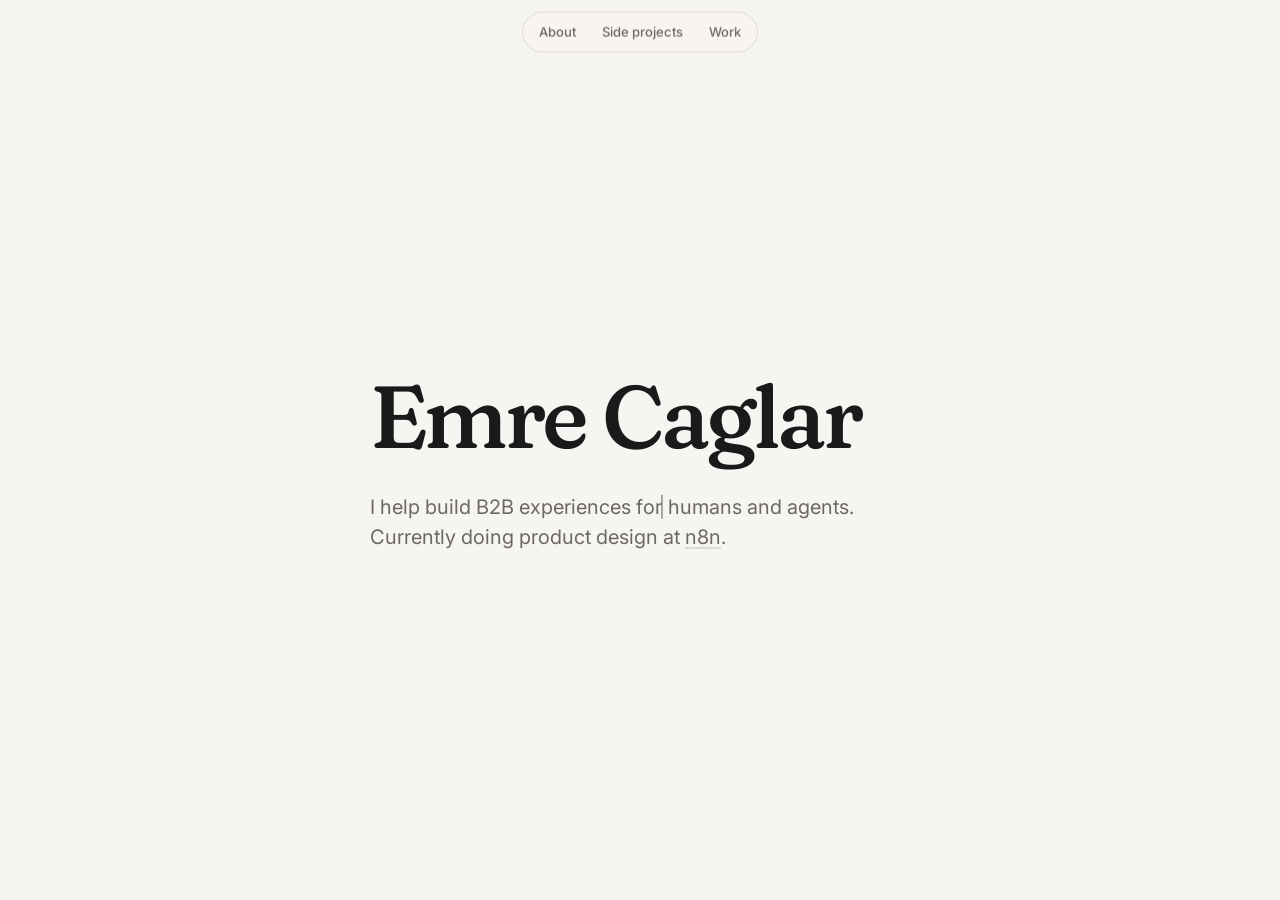
<file: index.html>
<!DOCTYPE html>
<html lang="en">
<head>
  <meta charset="UTF-8">
  <meta name="viewport" content="width=device-width, initial-scale=1.0">

  <!-- EDIT: Your name and tagline -->
  <title>Emre Caglar</title>
  <meta name="description" content="Emre Caglar is a product designer at n8n, working on how people come to trust AI agents. Side projects and selected work.">
  <link rel="canonical" href="https://emrecaglarid.github.io/">
  <meta name="google-site-verification" content="dGBXxyGGq94yPuY1Iz9T0yvQWejcNF7ssmIRCeNVmBU">

  <meta property="og:title" content="Emre Caglar, Product Designer">
  <meta property="og:description" content="Product designer at n8n, working on AI trust and agentic automation.">
  <meta property="og:type" content="website">
  <meta property="og:url" content="https://emrecaglarid.github.io/">
  <meta property="og:image" content="https://emrecaglarid.github.io/assets/images/og.jpg">
  <meta property="og:image:width" content="1200">
  <meta property="og:image:height" content="630">
  <meta name="twitter:card" content="summary_large_image">

  <link rel="preconnect" href="https://fonts.googleapis.com">
  <link rel="preconnect" href="https://fonts.gstatic.com" crossorigin>
  <link href="https://fonts.googleapis.com/css2?family=Inter:ital,opsz,wght@0,14..32,300..700;1,14..32,300..700&display=swap" rel="stylesheet">

  <link rel="icon" href="assets/favicon.svg" type="image/svg+xml">
  <link rel="stylesheet" href="assets/style.css">
</head>
<body class="snap-page locked">
<script>if(sessionStorage.getItem('portfolioUnlocked')==='1'){document.body.classList.replace('locked','unlocked');}</script>

  <!-- ─────────────────────────────────────── -->
  <!--  NAV, sits outside scroll container   -->
  <!-- ─────────────────────────────────────── -->
  <nav id="nav">
    <div class="nav-inner">
      <!-- EDIT: Your name, hidden on hero, fades in as you scroll -->
      <a href="#snap-hero" class="nav-name">Emre Caglar</a>
      <div class="nav-links" aria-label="Sections">
        <a href="#snap-about" data-group="about">About</a>
        <a href="#snap-side" data-group="side">Side projects</a>
        <a href="#snap-work" data-group="work">Work</a>
      </div>
    </div>
  </nav>


  <!-- ─────────────────────────────────────── -->
  <!--  SCROLL CONTAINER                      -->
  <!--  Desktop: full-page snap scroll        -->
  <!--  Mobile: normal document flow          -->
  <!-- ─────────────────────────────────────── -->
  <div class="scroll-container" id="scrollContainer">


    <!-- ══ SLIDE 1: HERO ══ -->
    <section class="snap-section snap-hero" id="snap-hero">
      <div class="container">
        <!-- EDIT: Your title / current context -->
        <p class="hero-intro"></p>
        <!-- EDIT: Your name -->
        <h1 class="hero-name">Emre Caglar</h1>
        <!-- EDIT: One sentence that captures what you do and care about -->
        <p class="hero-tagline">
          I help build B2B experiences <span id="heroSwap">for</span><span class="hero-cursor">|</span>humans and agents.
          Currently doing product design at <a href="https://n8n.io" class="hero-link">n8n</a>.
        </p>
      </div>
    </section>


    <!-- ══ SLIDE 2: ABOUT ══ -->
    <section class="snap-section snap-about" id="snap-about">
      <div class="container">
        <div class="about-grid">

          <div class="about-photo">
            <img src="assets/images/photo.jpg" alt="Your Name">
          </div>

          <div class="about-content">
            <div class="about-bio">
              <p>
                I'm a product designer at n8n, working on how people come to trust AI agents.
                That means making agent evaluations something anyone can run, not just ML
                engineers, and designing how people stay in control of agents that automate work
                across the tools they use.
              </p>
              <p>
                Before n8n, I spent five years designing enterprise products at Supermetrics.
                I joined as the second designer and grew into a principal IC, leading and coaching
                designers on the company's most complex product surface and designing data
                workflows for marketers and analysts at scale.
              </p>
              <p>
                My background is in design research. I completed a PhD on design fiction, exploring
                how narrative theory applies to world-building in real design processes, and continued
                at Aalto University as a visiting researcher.
              </p>
              <p>Based in Helsinki.</p>
            </div>

            <div class="about-links">
              <a href="mailto:caglaremre@gmail.com">Email</a>
              <a href="https://linkedin.com/in/emre-caglar/" target="_blank" rel="noopener">LinkedIn</a>
              <a href="https://github.com/emrecaglarid" target="_blank" rel="noopener">GitHub</a>
            </div>

          </div>

        </div>
      </div>
    </section>


    <!-- ══ SIDE PROJECTS ══ -->
    <!-- One slide per project, laid out like the work slides -->
    <section class="snap-section snap-side" id="snap-side">
      <div class="fp-project">

        <div class="fp-text">
          <h2 class="fp-title">
            <a href="https://github.com/emrecaglarid/nanopress" target="_blank" rel="noopener">nanopress</a>
          </h2>
          <p class="fp-teaser">
            A tiling window manager for the rest of us. It keeps your Mac's windows in order with
            no shortcuts to learn: drag a window onto a clear target, or arrange them all from a
            minimap in the menu bar.
          </p>
          <div class="side-install">
            <code>brew install --cask emrecaglarid/tap/nanopress</code>
            <button type="button" class="side-copy" data-copy="brew install --cask emrecaglarid/tap/nanopress" aria-label="Copy the install command">Copy</button>
          </div>
          <a href="https://github.com/emrecaglarid/nanopress" class="fp-link" target="_blank" rel="noopener">View on GitHub →</a>
        </div>

        <div class="fp-image fp-image--video">
          <video autoplay muted loop playsinline preload="metadata"
                 poster="assets/images/nanopress-poster.jpg"
                 aria-label="A tour of nanopress: dragging windows into place, stack tabs, the menu bar minimap, auto-arrange, and spacing and background settings">
            <source src="assets/videos/nanopress/tour.mp4" type="video/mp4">
          </video>
        </div>

      </div>
    </section>


    <!-- ══ SLIDE 3: PASSWORD GATE ══ -->
    <section class="snap-section snap-password" id="snap-password">
      <div class="fp-project">
        <div class="fp-text">
          <h2 class="fp-title">Selected work</h2>
          <p class="fp-teaser">The case studies are behind a password. Enter it to read them.</p>
          <form class="password-form" id="passwordForm" autocomplete="off">
            <input type="password" id="passwordInput" placeholder="Password" aria-label="Password" autocomplete="current-password" spellcheck="false">
            <button type="submit" aria-label="Submit">→</button>
          </form>
          <p class="password-error" id="passwordError" role="status">Incorrect password.</p>
        </div>
      </div>
    </section>


    <!-- ══ SLIDE 3: PROJECT 1 ══ -->
    <!-- EDIT: Update all project details -->
    <section class="snap-section snap-project" id="snap-work">
      <div class="fp-project">

        <!-- Text: left on desktop, below image on mobile -->
        <div class="fp-text">
          <p class="fp-eyebrow">01</p>
          <h2 class="fp-title">
            <a href="work/data-activation.html">Data Activation</a>
          </h2>
          <p class="fp-teaser">
            Designing the integration layer after a major acquisition, aligning two product teams
            and shipping a unified experience at scale.
          </p>
          <dl class="meta-table meta-table--compact">
            <div><dt>Role</dt><dd>Principal Designer</dd></div>
            <div><dt>Year</dt><dd>2025–present</dd></div>
          </dl>
          <a href="work/data-activation.html" class="fp-link">View case study →</a>
        </div>

        <!-- Image: right on desktop, above text on mobile -->
        <div class="fp-image">
          <a href="work/data-activation.html">
            <!-- EDIT: Add your cover image to assets/images/ -->
            <img src="assets/images/cover-project-one.png" alt="Project Name">
          </a>
        </div>

      </div>
    </section>


    <!-- ══ SLIDE 3: OTHER WORK ══ -->
    <section class="snap-section snap-project" id="snap-project-2">
      <div class="fp-project">

        <div class="fp-text">
          <p class="fp-eyebrow">02</p>
          <h2 class="fp-title">
            <a href="work/other.html">AI-Native Design Tooling</a>
          </h2>
          <p class="fp-teaser">
            Tools I built to close gaps in the AI-assisted design workflow:
            structured prototype feedback and agentic UX experimentation.
          </p>
          <dl class="meta-table meta-table--compact">
            <div><dt>Role</dt><dd>Designer · Builder</dd></div>
            <div><dt>Year</dt><dd>2025–present</dd></div>
          </dl>
          <a href="work/other.html" class="fp-link">View →</a>
        </div>

        <div class="fp-image">
          <a href="work/other.html">
            <img src="assets/images/cover-buyzar.png" alt="Other Work">
          </a>
        </div>

      </div>
    </section>


    <!-- ══ SLIDE 4: DATA JOURNEY ══ -->
    <section class="snap-section snap-project" id="snap-project-3">
      <div class="fp-project">

        <div class="fp-text">
          <p class="fp-eyebrow">03</p>
          <h2 class="fp-title">
            <a href="work/data-journey.html">Building the Data Journey</a>
          </h2>
          <p class="fp-teaser">
            Five consecutive initiatives (Data Blending, CDI, DWH self-serve, Storage)
            that took the Supermetrics Hub from €0 to ~€12M ARR.
          </p>
          <dl class="meta-table meta-table--compact">
            <div><dt>Role</dt><dd>Lead Designer</dd></div>
            <div><dt>Year</dt><dd>2021–2025</dd></div>
          </dl>
          <span class="fp-link" style="color: var(--text-muted);">Work in progress</span>
        </div>

        <div class="fp-image">
            <img src="assets/images/cover-project-two.png" alt="Building the Data Journey">
        </div>

      </div>
    </section>


    <!-- ══ SLIDE 5: STORYWORLDS ══ -->
    <section class="snap-section snap-project" id="snap-project-4">
      <div class="fp-project">

        <div class="fp-text">
          <p class="fp-eyebrow">04</p>
          <h2 class="fp-title">
            <a href="work/storyworlds.html">Designing for Storyworlds</a>
          </h2>
          <p class="fp-teaser">
            PhD research building a world-building toolkit for foresight exercises
            about disruptive technologies, action research at the edge of design fiction.
          </p>
          <dl class="meta-table meta-table--compact">
            <div><dt>Role</dt><dd>Researcher</dd></div>
            <div><dt>Year</dt><dd>2015–2021</dd></div>
          </dl>
          <span class="fp-link" style="color: var(--text-muted);">Work in progress</span>
        </div>

        <div class="fp-image">
            <img src="assets/images/cover-phd.png" alt="Designing for Storyworlds">
        </div>

      </div>
    </section>

  </div><!-- /scroll-container -->




  <script>
    // ── Password hash (SHA-256) ──────────────────────────────────────────
    // Default is SHA-256 of "password". To set your own, open DevTools and run:
    // crypto.subtle.digest('SHA-256',new TextEncoder().encode('yourpassword')).then(b=>console.log([...new Uint8Array(b)].map(x=>x.toString(16).padStart(2,'0')).join('')))
    const PASSWORD_HASH = 'caf6c88df18d111f3af895edebcdd338da70de0b6ceff36be0431f935cb3bb84';

    // ── Core references ─────────────────────────────────────────────────
    const scrollEl  = document.getElementById('scrollContainer');
    const mainNav   = document.getElementById('nav');
    const heroEl    = document.getElementById('snap-hero');
    const isDesktop = () => window.innerWidth >= 1024;

    // Sections are queried dynamically so locked/unlocked visibility is respected
    function getActiveSections() {
      return Array.from(document.querySelectorAll('.snap-section'))
        .filter(el => getComputedStyle(el).display !== 'none');
    }

    // ── Nav links: which one is current, and name visibility (desktop) ──
    const navLinks = Array.from(document.querySelectorAll('.nav-links a'));
    function groupOf(section) {
      if (section.id === 'snap-about') return 'about';
      if (section.id === 'snap-side') return 'side';
      if (section.id === 'snap-password' || section.classList.contains('snap-project')) return 'work';
      return null;
    }
    function updateActive() {
      const sections = getActiveSections();
      const mid = isDesktop()
        ? scrollEl.scrollTop + scrollEl.clientHeight / 2
        : window.scrollY + window.innerHeight / 2;
      let active = sections[0];
      sections.forEach(s => { if (s.offsetTop <= mid) active = s; });
      const group = groupOf(active);
      navLinks.forEach(link => {
        const on = link.dataset.group === group;
        link.classList.toggle('active', on);
        if (on) link.setAttribute('aria-current', 'true'); else link.removeAttribute('aria-current');
      });
      if (isDesktop()) mainNav.classList.toggle('past-hero', active !== sections[0]);
    }

    // ── Nav border + name visibility (mobile) ───────────────────────────
    function updateNavMobile() {
      if (isDesktop()) return;
      const threshold = heroEl.offsetHeight - 80;
      mainNav.classList.toggle('past-hero', window.scrollY > threshold);
      mainNav.classList.toggle('scrolled',  window.scrollY > 60);
    }

    // ── Nav border (desktop) ─────────────────────────────────────────────
    function updateNavDesktop() {
      if (!isDesktop()) return;
      mainNav.classList.toggle('scrolled', scrollEl.scrollTop > 60);
    }

    scrollEl.addEventListener('scroll', () => { updateNavDesktop(); updateActive(); }, { passive: true });
    window.addEventListener('scroll', () => { updateNavMobile(); updateActive(); }, { passive: true });

    // ── Nav link click: Work goes to the password or the first case study ─
    navLinks.forEach(link => {
      link.addEventListener('click', e => {
        e.preventDefault();
        let target = document.getElementById(link.getAttribute('href').slice(1));
        if (target && getComputedStyle(target).display === 'none') target = document.getElementById('snap-password');
        target?.scrollIntoView({ behavior: 'smooth' });
      });
    });

    // ── Anchor links → scroll inside container on desktop ───────────────
    document.querySelectorAll('a[href^="#"]:not(.nav-links a)').forEach(link => {
      link.addEventListener('click', e => {
        if (!isDesktop()) return;
        const target = document.getElementById(link.getAttribute('href').slice(1));
        if (target && scrollEl.contains(target)) {
          e.preventDefault();
          target.scrollIntoView({ behavior: 'smooth' });
        }
      });
    });

    // ── Side projects: copy buttons, and still video for reduced motion ──
    document.querySelectorAll('.side-copy').forEach(button => {
      button.addEventListener('click', async () => {
        try {
          await navigator.clipboard.writeText(button.dataset.copy);
          button.textContent = 'Copied';
          setTimeout(() => { button.textContent = 'Copy'; }, 1600);
        } catch (e) {}
      });
    });
    if (window.matchMedia('(prefers-reduced-motion: reduce)').matches) {
      document.querySelectorAll('.fp-image--video video').forEach(video => {
        video.removeAttribute('autoplay');
        video.pause();
        video.controls = true;
      });
    }

    // ── Initial state ────────────────────────────────────────────────────
    updateActive();

    // ── Hero word swap animation ─────────────────────────────────────────
    const swapEl    = document.getElementById('heroSwap');
    const swapWords = ['for', 'with'];
    let   swapIndex = 0;
    let   swapFirst = true;

    function heroErase(text, done) {
      let i = text.length;
      (function step() {
        swapEl.textContent = text.slice(0, --i);
        if (i > 0) setTimeout(step, 60); else done();
      })();
    }

    function heroType(text, done) {
      swapEl.style.transition = 'none';
      swapEl.style.color = 'var(--text)';
      let i = 0;
      (function step() {
        swapEl.textContent = text.slice(0, ++i);
        if (i < text.length) {
          setTimeout(step, 90);
        } else {
          swapEl.style.transition = 'color 0.6s ease';
          swapEl.style.color = '';
          done();
        }
      })();
    }

    (function heroSwapCycle() {
      const delay = swapFirst ? 1500 : 3000;
      swapFirst = false;
      setTimeout(() => {
        const next = swapWords[(swapIndex + 1) % swapWords.length];
        heroErase(swapWords[swapIndex], () => {
          setTimeout(() => {
            heroType(next, () => {
              swapIndex = (swapIndex + 1) % swapWords.length;
              heroSwapCycle();
            });
          }, 120);
        });
      }, delay);
    })();

    // ── Password form ────────────────────────────────────────────────────
    const passwordForm  = document.getElementById('passwordForm');
    const passwordInput = document.getElementById('passwordInput');
    const passwordError = document.getElementById('passwordError');

    if (passwordForm) {
      passwordForm.addEventListener('submit', async e => {
        e.preventDefault();
        const buf  = await crypto.subtle.digest('SHA-256', new TextEncoder().encode(passwordInput.value));
        const hash = [...new Uint8Array(buf)].map(x => x.toString(16).padStart(2, '0')).join('');
        if (hash === PASSWORD_HASH) {
          sessionStorage.setItem('portfolioUnlocked', '1');
          document.body.classList.replace('locked', 'unlocked');
          updateActive();
          const firstProject = document.getElementById('snap-work');
          if (isDesktop()) {
            firstProject?.scrollIntoView({ behavior: 'smooth' });
          } else {
            window.scrollTo({ top: firstProject?.offsetTop ?? 0, behavior: 'smooth' });
          }
        } else {
          passwordError.classList.add('visible');
          passwordInput.value = '';
          passwordInput.focus();
          setTimeout(() => passwordError.classList.remove('visible'), 2000);
        }
      });
    }

    // ── Save scroll position when navigating into a case study ──────────
    document.querySelectorAll('a[href^="work/"]').forEach(link => {
      link.addEventListener('click', () => {
        const pos = isDesktop() ? scrollEl.scrollTop : window.scrollY;
        sessionStorage.setItem('indexScrollPos', pos);
      });
    });

    // ── Restore scroll position when returning from a case study ────────
    const savedPos = sessionStorage.getItem('indexScrollPos');
    if (savedPos !== null) {
      sessionStorage.removeItem('indexScrollPos');
      const pos = parseInt(savedPos, 10);
      if (isDesktop()) {
        scrollEl.scrollTop = pos;
      } else {
        window.scrollTo(0, pos);
      }
      updateActive();
    }
  </script>

</body>
</html>
</file>
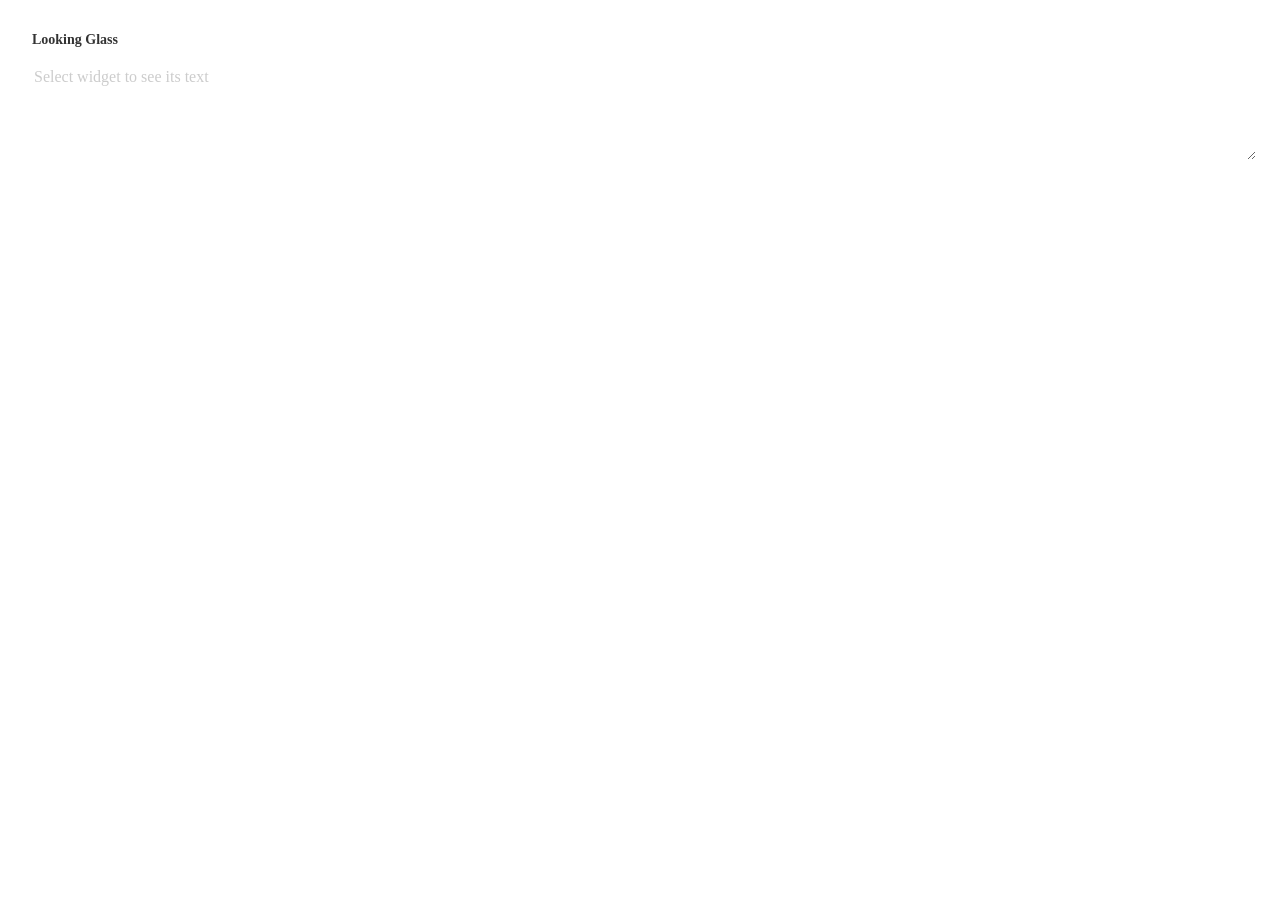
<file: main/sidebar.html>
<!DOCTYPE html>
<html lang="en">
  <head>
    <meta charset="UTF-8" />
    <script src="https://miro.com/app/static/sdk.1.1.js"></script>

    <style>
      .rtb-sidebar-caption {
        font-size: 14px;
        font-weight: bold;
        color: rgba(0, 0, 0, 0.8);
        padding: 24px 0 0 24px;
      }

      textarea {
        display: block;
        height: calc(100% - 110px);
        margin: 20px 0 0 20px;
        background-color: white;
        border-radius: 4px;
        border: 0;
        width: calc(100% - 40px);
        text-align: left;
        font-size: 22px;
      }

      .tip {
        color: #cccccc;
        margin: 20px 0 0 26px;
      }
    </style>
  </head>

  <body>
    <div class="rtb-sidebar-caption">Looking Glass</div>
    <div class="tip" id="tip">Select widget to see its text</div>
    <textarea id="widget-text" readonly></textarea>

    <script src="sidebar.js"></script>
  </body>
</html>
</file>
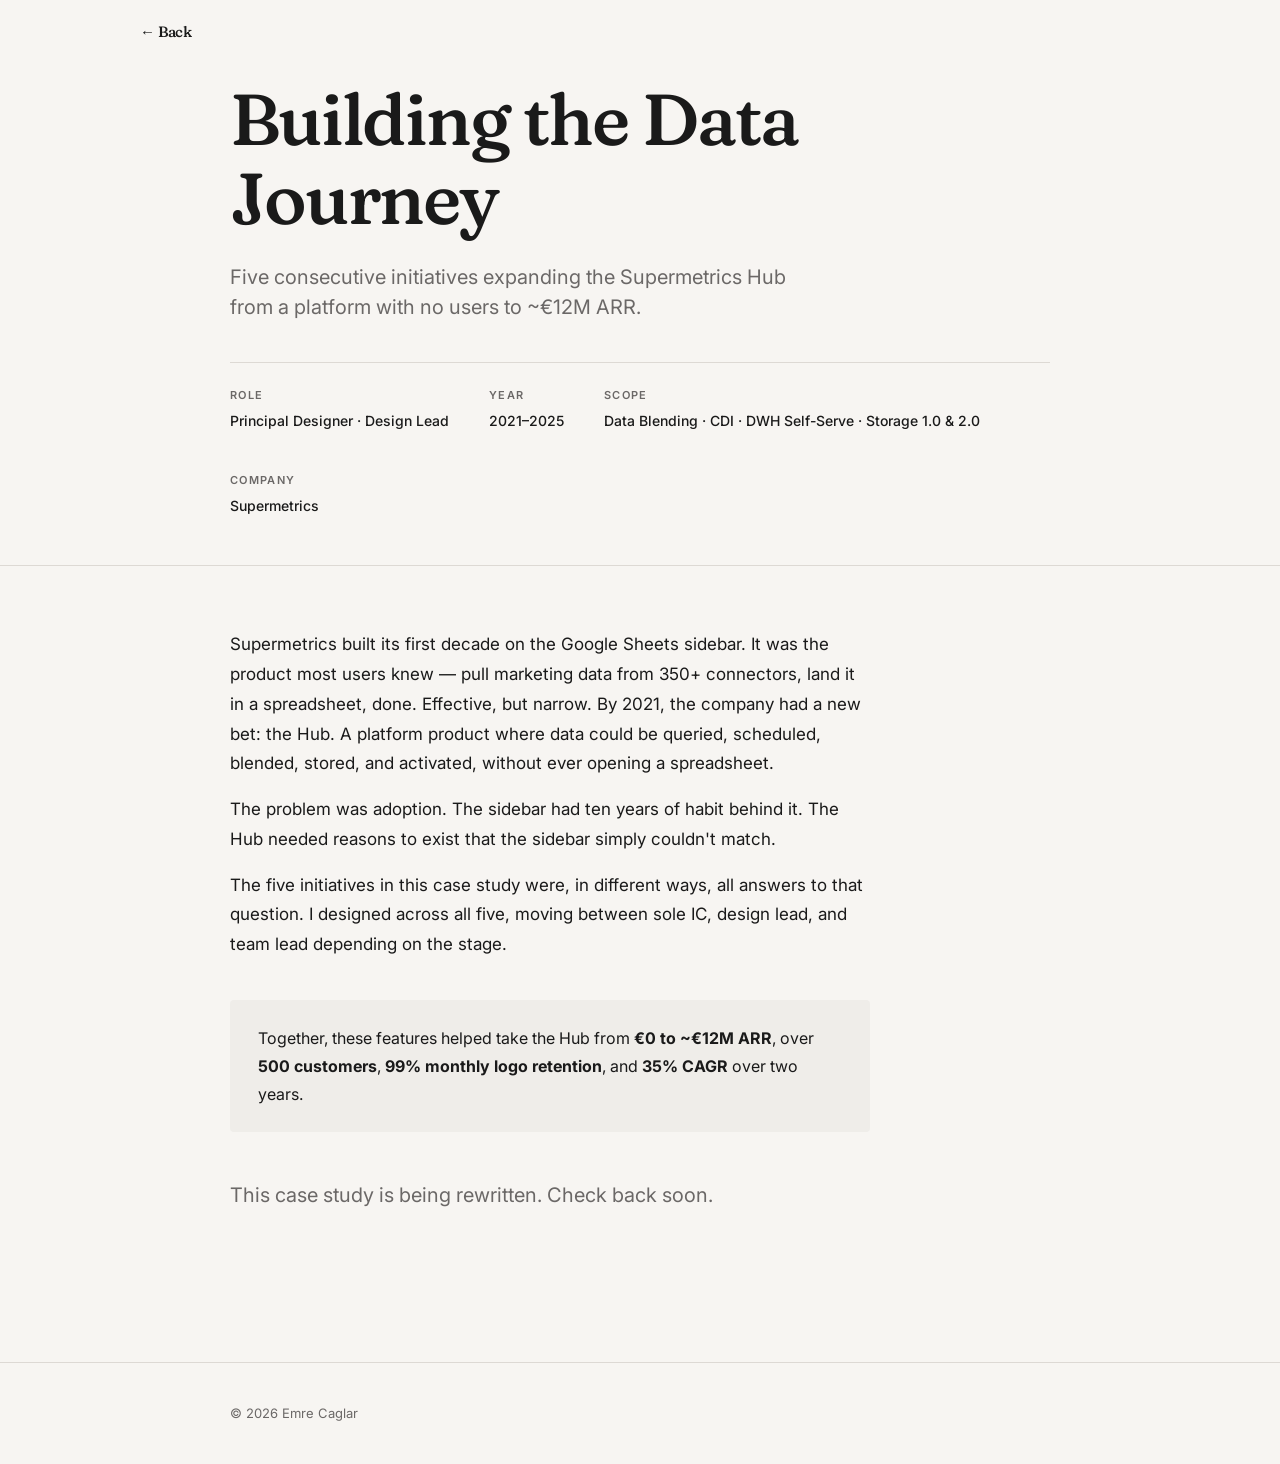
<file: work/data-journey.html>
<!DOCTYPE html>
<html lang="en">
<head>
  <meta charset="UTF-8">
  <meta name="viewport" content="width=device-width, initial-scale=1.0">

  <title>Building the Data Journey, Emre Caglar</title>
  <meta name="robots" content="noindex, nofollow">
  <meta name="description" content="Case study: Building the Data Journey. Five consecutive initiatives expanding the Supermetrics Hub, Data Blending, Custom Data Import, DWH Self-Serve, Storage 1.0 & 2.0.">

  <link rel="preconnect" href="https://fonts.googleapis.com">
  <link rel="preconnect" href="https://fonts.gstatic.com" crossorigin>
  <link href="https://fonts.googleapis.com/css2?family=Inter:ital,opsz,wght@0,14..32,300..700;1,14..32,300..700&display=swap" rel="stylesheet">

  <link rel="icon" href="../assets/favicon.svg" type="image/svg+xml">
  <link rel="stylesheet" href="../assets/style.css">
</head>
<body>

  <nav id="nav" class="past-hero">
    <div class="nav-inner">
      <a href="../index.html" class="nav-name">← Back</a>
    </div>
  </nav>


  <div class="case-header">
    <div class="container">

      <h1 class="case-title">Building the Data Journey</h1>

      <p class="case-description">
        Five consecutive initiatives expanding the Supermetrics Hub 
        from a platform with no users to ~€12M ARR.
      </p>

      <dl class="meta-table">
        <div>
          <dt>Role</dt>
          <dd>Principal Designer · Design Lead</dd>
        </div>
        <div>
          <dt>Year</dt>
          <dd>2021–2025</dd>
        </div>
        <div>
          <dt>Scope</dt>
          <dd>Data Blending · CDI · DWH Self-Serve · Storage 1.0 & 2.0</dd>
        </div>
        <div>
          <dt>Company</dt>
          <dd>Supermetrics</dd>
        </div>
      </dl>

    </div>
  </div>


  <main class="case-body">
    <div class="container">

      <section>
        <p>
          Supermetrics built its first decade on the Google Sheets sidebar. It was the product most users
          knew — pull marketing data from 350+ connectors, land it in a spreadsheet, done. Effective,
          but narrow. By 2021, the company had a new bet: the Hub. A platform product where data could
          be queried, scheduled, blended, stored, and activated, without ever opening a spreadsheet.
        </p>
        <p>
          The problem was adoption. The sidebar had ten years of habit behind it. The Hub needed reasons
          to exist that the sidebar simply couldn't match.
        </p>
        <p>
          The five initiatives in this case study were, in different ways, all answers to that question.
          I designed across all five, moving between sole IC, design lead, and team lead depending on the stage.
        </p>
        <div class="case-highlight">
          <p>
            Together, these features helped take the Hub from <strong>€0 to ~€12M ARR</strong>, over <strong>500 customers</strong>,
            <strong>99% monthly logo retention</strong>, and <strong>35% CAGR</strong> over two years.
          </p>
        </div>
        <p style="font-size: 20px; color: var(--text-muted); line-height: 1.5; margin-top: 48px;">
          This case study is being rewritten. Check back soon.
        </p>
      </section>


    </div>
  </main>


  <footer>
    <div class="footer-inner">
      <span class="footer-copy">© 2026 Emre Caglar</span>
    </div>
  </footer>

</body>
</html>
</file>
<file: assets/style.css>
/* ─── Fonts ─── */
@font-face {
  font-family: 'Fraunces';
  src: url('fonts/Fraunces[SOFT,WONK,opsz,wght].woff2') format('woff2');
  font-weight: 100 900;
  font-display: swap;
}

/* ─── Design Tokens ─── */
:root {
  --bg: #F7F5F2;
  --surface: #EFEDE9;
  --text: #1A1A1A;
  --text-muted: #6B6867;
  --accent: #8B7355;
  --border: #DDD9D4;
  --max-width: 900px;
  --padding-x: 40px;
  --gap: 80px;
}

/* ─── Reset ─── */
*, *::before, *::after { box-sizing: border-box; margin: 0; padding: 0; }
html { scroll-behavior: smooth; }
img { display: block; max-width: 100%; height: auto; border-radius: 8px; }
a { color: inherit; text-decoration: none; }

/* ─── Base ─── */
body {
  background-color: var(--bg);
  color: var(--text);
  font-family: 'Inter', -apple-system, BlinkMacSystemFont, 'Segoe UI', sans-serif;
  font-size: 16px;
  line-height: 1.6;
  -webkit-font-smoothing: antialiased;
}

/* ─── Layout Container ─── */
.container {
  max-width: var(--max-width);
  margin: 0 auto;
  padding: 0 var(--padding-x);
}

/* ─── Nav ─── */
nav {
  position: sticky;
  top: 0;
  z-index: 100;
  background-color: var(--bg);
}

.nav-inner {
  max-width: var(--max-width);
  margin: 0 auto;
  padding: 20px var(--padding-x);
  display: flex;
  justify-content: flex-start;
  align-items: center;
}

.nav-name {
  font-family: 'Fraunces', Georgia, serif;
  font-size: 15px;
  font-weight: 520;
  font-variation-settings: "SOFT" 55, "WONK" 1, "opsz" 9;
  letter-spacing: -0.01em;
  opacity: 0;
  transition: opacity 0.4s ease;
}

nav.past-hero .nav-name { opacity: 1; }

/* Section links, in a pill at the top center */
.nav-inner { position: relative; }

.nav-links {
  position: absolute;
  left: 50%;
  top: 50%;
  transform: translate(-50%, -50%);
  display: flex;
  gap: 2px;
  padding: 4px;
  background: rgba(247, 245, 242, 0.82);
  backdrop-filter: blur(12px);
  -webkit-backdrop-filter: blur(12px);
  border: 1px solid var(--border);
  border-radius: 999px;
}

.nav-links a {
  font-size: 13px;
  font-weight: 500;
  color: var(--text-muted);
  padding: 5px 12px;
  border-radius: 999px;
  white-space: nowrap;
  transition: color 0.15s, background-color 0.15s;
}
.nav-links a:hover { color: var(--text); }
.nav-links a.active {
  color: var(--text);
  background-color: var(--surface);
}
.nav-links a:focus-visible {
  outline: 2px solid var(--accent);
  outline-offset: 2px;
}

/* Phones: name on the left, links on the right */
@media (max-width: 767px) {
  .nav-links {
    position: static;
    transform: none;
    margin-left: auto;
  }
  .nav-links a { padding: 5px 10px; }
}
@media (max-width: 380px) {
  .nav-links a { padding: 5px 8px; font-size: 12px; }
}

/* ─── Hero ─── */
.hero {
  padding: 100px 0 80px;
}

.hero-intro {
  font-size: 13px;
  font-weight: 500;
  text-transform: uppercase;
  letter-spacing: 0.12em;
  color: var(--text-muted);
  margin-bottom: 24px;
}

.hero-name {
  font-family: 'Fraunces', Georgia, serif;
  font-size: clamp(52px, 9vw, 88px);
  font-weight: 520;
  font-variation-settings: "SOFT" 55, "WONK" 1, "opsz" 9;
  letter-spacing: -0.04em;
  line-height: 1;
  margin-bottom: 32px;
}

.hero-tagline {
  font-size: 20px;
  font-weight: 400;
  color: var(--text-muted);
  max-width: 540px;
  line-height: 1.5;
}

/* ─── Section Header ─── */
.section-header {
  margin-bottom: 48px;
  padding-bottom: 16px;
  border-bottom: 1px solid var(--border);
}

.section-title {
  font-size: 13px;
  font-weight: 600;
  text-transform: uppercase;
  letter-spacing: 0.12em;
  color: var(--text-muted);
}

/* ─── Work Section ─── */
.work {
  padding: var(--gap) 0;
}

/* ─── Project Cards ─── */
.project-list {
  display: flex;
  flex-direction: column;
  gap: 64px;
}

.project-card a {
  display: block;
}

.project-cover {
  position: relative;
  width: 100%;
  aspect-ratio: 16 / 9;
  background-image: radial-gradient(circle, rgba(0,0,0,0.06) 0.8px, transparent 0.8px);
  background-size: 4px 4px;
  background-color: var(--surface);
  border: 1px dashed var(--border);
  border-radius: 12px;
  padding: 12px;
  margin-bottom: 20px;
}
.project-cover::before,
.project-cover::after {
  content: '';
  position: absolute;
  border: 1px dashed var(--border);
  pointer-events: none;
}
.project-cover::before {
  inset: -8px;
  border-radius: 18px;
}
.project-cover::after {
  inset: -16px;
  border-radius: 24px;
}

.project-cover img {
  width: 100%;
  height: 100%;
  object-fit: cover;
  border-radius: 8px;
  overflow: hidden;
  transition: transform 0.45s ease, opacity 0.3s ease;
}

.project-card a:hover .project-cover img {
  transform: scale(1.025);
  opacity: 0.9;
}

/* Placeholder color block when no image is set */
.project-cover:not(:has(img[src])),
.project-cover img[src="assets/images/cover-project-one.jpg"]:not([complete]),
.project-cover:empty {
  background-color: var(--surface);
}

.project-info {
  display: flex;
  justify-content: space-between;
  align-items: flex-start;
  gap: 32px;
}

.project-info-left { flex: 1; }

.project-title {
  font-family: 'Fraunces', Georgia, serif;
  font-size: 22px;
  font-weight: 520;
  font-variation-settings: "SOFT" 55, "WONK" 1, "opsz" 9;
  letter-spacing: -0.02em;
  margin-bottom: 6px;
  transition: color 0.15s;
}

.project-card a:hover .project-title { color: var(--accent); }

.project-teaser {
  font-size: 15px;
  color: var(--text-muted);
  max-width: 480px;
  line-height: 1.5;
}

.project-info-right {
  text-align: right;
  flex-shrink: 0;
}

.project-role {
  display: block;
  font-size: 13px;
  font-weight: 500;
  color: var(--text);
  margin-bottom: 3px;
}

.project-year {
  display: block;
  font-size: 13px;
  color: var(--text-muted);
}

/* ─── About Section ─── */
.about {
  padding: var(--gap) 0;
  border-top: 1px solid var(--border);
}

.about-grid {
  display: grid;
  grid-template-columns: 1fr 1.5fr;
  gap: 64px;
  align-items: start;
}

.about-photo {
  aspect-ratio: 3 / 4;
  background-color: var(--surface);
  border-radius: 8px;
  overflow: hidden;
}

.about-photo img {
  width: 100%;
  height: 100%;
  object-fit: cover;
}

.about-content {
  padding-top: 8px;
}

.about-label {
  font-size: 13px;
  font-weight: 600;
  text-transform: uppercase;
  letter-spacing: 0.12em;
  color: var(--text-muted);
  margin-bottom: 24px;
}

.about-bio p {
  font-size: 16px;
  line-height: 1.75;
  color: var(--text);
  margin-bottom: 16px;
}

.about-bio p:last-child { margin-bottom: 0; }

.about-links {
  display: flex;
  gap: 24px;
  margin-top: 32px;
  flex-wrap: wrap;
}

.about-links a {
  font-size: 14px;
  font-weight: 500;
  color: var(--text-muted);
  border-bottom: 1px solid var(--border);
  padding-bottom: 2px;
  transition: color 0.15s, border-color 0.15s;
}

.about-links a:hover {
  color: var(--text);
  border-color: var(--text);
}

/* ─── Footer ─── */
footer {
  padding: 40px 0;
  border-top: 1px solid var(--border);
}

.footer-inner {
  max-width: var(--max-width);
  margin: 0 auto;
  padding: 0 var(--padding-x);
  display: flex;
  justify-content: space-between;
  align-items: center;
}

.footer-copy {
  font-size: 13px;
  color: var(--text-muted);
}

.footer-links {
  display: flex;
  gap: 24px;
}

.footer-links a {
  font-size: 13px;
  color: var(--text-muted);
  transition: color 0.15s;
}

.footer-links a:hover { color: var(--text); }

/* ─── Metadata Table ─── */
.meta-table {
  display: flex;
  gap: 40px;
  flex-wrap: wrap;
  margin-top: 40px;
  padding-top: 24px;
  border-top: 1px solid var(--border);
}

.meta-table > div {
  display: flex;
  flex-direction: column;
}

.meta-table dt {
  font-size: 11px;
  font-weight: 600;
  text-transform: uppercase;
  letter-spacing: 0.12em;
  color: var(--text-muted);
  margin-bottom: 5px;
}

.meta-table dd {
  font-size: 14px;
  font-weight: 500;
  color: var(--text);
}

/* Compact variant for home page project tiles */
.meta-table--compact {
  margin-top: 0;
  padding-top: 0;
  border-top: none;
  gap: 24px;
  margin-bottom: 28px;
}

/* ─── Case Study: Problem statement ─── */
.case-problem-statement {
  font-size: clamp(18px, 2.2vw, 24px);
  line-height: 1.5;
  color: var(--text);
  max-width: 680px;
  font-style: italic;
}

/* ─── Case Study: Header ─── */
.case-header {
  padding: 80px 0 48px;
}

.case-meta {
  display: flex;
  gap: 24px;
  margin-bottom: 20px;
  flex-wrap: wrap;
}

.case-meta span {
  font-size: 13px;
  color: var(--text-muted);
  font-weight: 500;
}

.case-meta span + span::before {
  content: '·';
  margin-right: 24px;
  color: var(--border);
}

.case-title {
  font-family: 'Fraunces', Georgia, serif;
  font-size: clamp(40px, 7vw, 72px);
  font-weight: 520;
  font-variation-settings: "SOFT" 55, "WONK" 1, "opsz" 9;
  letter-spacing: -0.03em;
  line-height: 1.1;
  max-width: 700px;
  margin-bottom: 24px;
}

.case-description {
  font-size: 20px;
  color: var(--text-muted);
  max-width: 560px;
  line-height: 1.5;
}

/* ─── Case Study: Body ─── */
.case-body {
  padding-bottom: var(--gap);
  border-top: 1px solid var(--border);
  padding-top: 64px;
  overflow-x: clip;
}

.case-body section {
  margin-bottom: 72px;
  max-width: 640px;
}

.case-body h2 {
  font-family: 'Fraunces', Georgia, serif;
  font-size: 26px;
  font-weight: 520;
  font-variation-settings: "SOFT" 55, "WONK" 1, "opsz" 9;
  letter-spacing: -0.02em;
  color: var(--text);
  margin-bottom: 20px;
}

.case-body p {
  font-size: 17px;
  line-height: 1.75;
  color: var(--text);
  margin-bottom: 16px;
}

.case-body p:last-child { margin-bottom: 0; }

.case-body figure {
  position: relative;
  margin: 72px 0;
  padding: 12px;
  display: flex;
  flex-direction: column;
  border: 1px dashed var(--border);
  border-radius: 12px;
  background-image: radial-gradient(circle, rgba(0,0,0,0.06) 0.8px, transparent 0.8px);
  background-size: 4px 4px;
  background-color: var(--surface);
}
.case-body figure::before {
  content: '';
  position: absolute;
  inset: -8px;
  border: 1px dashed var(--border);
  border-radius: 18px;
  pointer-events: none;
}
.case-body figure::after {
  display: none;
}

.case-body figure img {
  position: relative;
  z-index: 1;
  width: 100%;
  border-radius: 8px;
  background-color: var(--surface);
}

.case-body figcaption {
  position: relative;
  z-index: 1;
  font-size: 13px;
  color: var(--text-muted);
  margin-bottom: 12px;
  text-align: left;
  line-height: 1.5;
  order: -1;
}

/* ─── Full-Page Scroll (Desktop ≥ 1024px) ─── */

@media (min-width: 1024px) {

  /* Nav becomes fixed so it overlays the scroll container */
  nav#nav {
    position: fixed;
    top: 0; left: 0; right: 0;
    z-index: 200;
  }

  /* Align nav name with fp-project content */
  nav#nav .nav-inner {
    max-width: 1160px;
    padding: 20px 80px;
  }

  /* Lock body scroll — the container does the scrolling */
  body.snap-page { overflow: hidden; }

  .scroll-container {
    height: 100vh;
    overflow-y: scroll;
    scroll-snap-type: y mandatory;
    scrollbar-width: none;
  }
  .scroll-container::-webkit-scrollbar { display: none; }

  /* Each snap section fills the viewport and centers its content */
  .snap-section {
    height: 100vh;
    scroll-snap-align: start;
    display: flex;
    align-items: center;
    justify-content: center;
    overflow: hidden;
  }

  /* Hero: align content to the left (same as before), push down past nav */
  .snap-hero {
    align-items: center;
    justify-content: flex-start;
    padding-top: 0;
  }
  .snap-hero .hero {
    padding: 0;
    width: 100%;
  }

  /* About: ensure it stays centered and doesn't overflow */
  .snap-about .about {
    width: 100%;
    padding: 0;
    border-top: none;
  }
  .snap-about .about-photo {
    aspect-ratio: 3 / 4;
    max-height: 400px;
  }

  /* Full-page project layout: text left, image right */
  .fp-project {
    display: grid;
    grid-template-columns: minmax(0, 480px) 1fr;
    gap: 72px;
    align-items: center;
    width: 100%;
    padding-left: max(80px, calc((100vw - 1160px) / 2 + 80px));
    padding-right: 0;
  }

  .fp-image {
    border-radius: 12px 0 0 12px;
    padding-right: 0;
    border-right: none;
  }
  .fp-image::before {
    border-radius: 18px 0 0 18px;
    right: 0;
    border-right: none;
  }
  .fp-image::after {
    border-radius: 24px 0 0 24px;
    right: 0;
    border-right: none;
  }
  .fp-image img {
    border-radius: 8px 0 0 8px;
    transition: transform 0.45s ease, opacity 0.3s ease;
  }
  .fp-image a:hover img {
    transform: scale(1.02);
    opacity: 0.9;
  }

}

/* ─── Full-Page Project Card: shared styles (all breakpoints) ─── */

.fp-eyebrow {
  display: block;
  font-size: 12px;
  font-weight: 600;
  text-transform: uppercase;
  letter-spacing: 0.14em;
  color: var(--text-muted);
  margin-bottom: 20px;
}

.fp-title {
  font-family: 'Fraunces', Georgia, serif;
  font-size: clamp(28px, 3.5vw, 46px);
  font-weight: 520;
  font-variation-settings: "SOFT" 55, "WONK" 1, "opsz" 9;
  letter-spacing: -0.03em;
  line-height: 1.1;
  margin-bottom: 16px;
}
.fp-title a { transition: color 0.15s; }
.fp-title a:hover { color: var(--accent); }

.fp-teaser {
  font-size: 17px;
  color: var(--text-muted);
  line-height: 1.55;
  margin-bottom: 28px;
  max-width: 380px;
}

.fp-meta {
  display: flex;
  gap: 0;
  margin-bottom: 28px;
  flex-wrap: wrap;
}
.fp-meta span {
  font-size: 13px;
  color: var(--text-muted);
  font-weight: 500;
}
.fp-meta span + span::before {
  content: '·';
  margin: 0 12px;
  color: var(--border);
}

.fp-link {
  display: inline-block;
  font-size: 14px;
  font-weight: 500;
  color: var(--text);
  border-bottom: 1px solid var(--text);
  padding-bottom: 2px;
  transition: color 0.15s, border-color 0.15s;
}
.fp-link:hover {
  color: var(--accent);
  border-color: var(--accent);
}

.fp-image {
  position: relative;
  padding: 12px;
  border: 1px dashed var(--border);
  border-radius: 12px;
  background-image: radial-gradient(circle, rgba(0,0,0,0.06) 0.8px, transparent 0.8px);
  background-size: 4px 4px;
  background-color: var(--surface);
}
.fp-image::before,
.fp-image::after {
  content: '';
  position: absolute;
  border: 1px dashed var(--border);
  pointer-events: none;
}
.fp-image::before {
  inset: -8px;
  border-radius: 18px;
}
.fp-image::after {
  inset: -16px;
  border-radius: 24px;
}

.fp-image img {
  position: relative;
  z-index: 1;
  width: 100%;
  aspect-ratio: 4 / 3;
  object-fit: cover;
  object-position: left top;
  border-radius: 8px;
  background-color: var(--surface);
  display: block;
}

/* ─── Hero link (inline in tagline) ─── */
.hero-link {
  text-decoration: underline;
  text-underline-offset: 3px;
  text-decoration-color: var(--border);
  transition: text-decoration-color 0.15s;
}
.hero-link:hover { text-decoration-color: var(--text-muted); }

/* ─── Hero cursor ─── */
.hero-cursor {
  color: var(--text-muted);
  font-weight: 300;
  margin-left: -3px;
  margin-right: 3px;
  animation: hero-blink 1.1s step-end infinite;
}

@keyframes hero-blink {
  0%, 100% { opacity: 1; }
  50%       { opacity: 0; }
}

/* ─── About: copyright line ─── */
.about-copyright {
  font-size: 13px;
  color: var(--text-muted);
  margin-top: 40px;
}

/* ─── Mobile / Tablet: project cards stack naturally ─── */
@media (max-width: 1023px) {
  .snap-section {
    /* No height constraint — let content flow */
  }
  .fp-project {
    display: flex;
    flex-direction: column;
    gap: 20px;
    padding: 40px var(--padding-x) 48px;
  }
  .fp-image { order: -1; } /* image above text on mobile */
  .fp-teaser { max-width: 100%; font-size: 15px; }

  /* Group all project sections under a "Selected Work" divider */
  #snap-work {
    border-top: 1px solid var(--border);
    padding-top: 0;
  }
  #snap-work .fp-eyebrow::before {
    content: 'Selected Work';
    display: block;
    font-size: 13px;
    font-weight: 600;
    text-transform: uppercase;
    letter-spacing: 0.12em;
    color: var(--text-muted);
    padding: 40px var(--padding-x) 32px;
    border-bottom: 1px solid var(--border);
    margin-bottom: 32px;
    margin-left: calc(-1 * var(--padding-x));
    margin-right: calc(-1 * var(--padding-x));
  }

  /* About section on mobile */
  .snap-about .about {
    padding: var(--gap) 0;
    border-top: 1px solid var(--border);
  }
  .snap-about .about-photo {
    aspect-ratio: 4 / 3;
  }
  .about-copyright { margin-top: 24px; }
}

/* ─── Responsive ─── */
@media (max-width: 768px) {
  :root {
    --padding-x: 24px;
    --gap: 56px;
  }

  .hero { padding: 64px 0 48px; }

  .project-info { flex-direction: column; gap: 12px; }
  .project-info-right { text-align: left; }

  .about-grid {
    grid-template-columns: 1fr;
    gap: 36px;
  }

  .about-photo { aspect-ratio: 4 / 3; }

  .footer-inner { flex-direction: column; gap: 16px; text-align: center; }

  .case-meta { gap: 12px; }
  .case-meta span + span::before { margin-right: 12px; }

  .case-body section { max-width: 100%; }
}

@media (max-width: 480px) {
  :root { --padding-x: 20px; }
  .hero-tagline { font-size: 17px; }
}

/* ─── Case Study: H3 (subsection within initiative) ─── */
.case-body h3 {
  font-family: 'Fraunces', Georgia, serif;
  font-size: 18px;
  font-weight: 480;
  font-variation-settings: "SOFT" 55, "WONK" 1, "opsz" 9;
  letter-spacing: -0.01em;
  color: var(--text);
  margin-top: 36px;
  margin-bottom: 12px;
}

/* ─── Case Study: Figure Layout Variants ─── */

.img-placeholder {
  background-color: var(--surface);
  border-radius: 8px;
  display: block;
  width: 100%;
}

/* Centered: narrower focal image */
.case-body figure.figure--centered {
  max-width: 560px;
  margin-left: auto;
  margin-right: auto;
}

/* Full-width: escapes container padding — no dashed borders */
.case-body figure.figure--full {
  margin-left: calc(-1 * var(--padding-x));
  margin-right: calc(-1 * var(--padding-x));
  border: none;
  border-radius: 0;
  padding: 0;
  background: none;
}
.case-body figure.figure--full::before,
.case-body figure.figure--full::after {
  display: none;
}
.case-body figure.figure--full .img-placeholder,
.case-body figure.figure--full img { border-radius: 0; }

/* Aside: image + text/caption side by side */
.case-body figure.figure--aside {
  display: grid;
  grid-template-columns: 1fr 1fr;
  gap: 48px;
  align-items: center;
  max-width: 100%;
}
.case-body figure.figure--aside figcaption {
  text-align: left;
  font-size: 16px;
  line-height: 1.75;
  color: var(--text);
  margin-top: 0;
}
/* Image on right, text on left */
.case-body figure.figure--aside.figure--right .img-placeholder,
.case-body figure.figure--aside.figure--right img { order: 2; }
.case-body figure.figure--aside.figure--right figcaption { order: 1; }

/* ─── Case Study: Blockquote ─── */
.case-body blockquote {
  border-left: 2px solid var(--border);
  margin: 28px 0;
  padding: 4px 0 4px 24px;
}
.case-body blockquote p {
  font-family: 'Fraunces', Georgia, serif;
  font-style: italic;
  font-weight: 400;
  font-variation-settings: "SOFT" 55, "WONK" 1, "opsz" 9;
  color: var(--text-muted);
  font-size: 17px;
  line-height: 1.7;
}
.case-body blockquote cite {
  display: block;
  margin-top: 10px;
  font-size: 13px;
  color: var(--text-muted);
  font-style: normal;
}

/* ─── Case Study: Highlight block ─── */
.case-highlight {
  background-color: var(--surface);
  border-radius: 4px;
  padding: 24px 28px;
  margin: 40px 0;
}
.case-highlight p {
  font-size: 16px;
  line-height: 1.75;
  color: var(--text);
  margin-bottom: 0 !important;
}

/* ─── Case Study: Pull quote ─── */
.case-pullquote {
  font-size: clamp(18px, 2vw, 22px);
  font-style: italic;
  line-height: 1.5;
  color: var(--text-muted);
  max-width: 560px;
  margin: 40px auto;
  text-align: center;
  padding: 0 24px;
}
.case-pullquote cite {
  display: block;
  font-size: 13px;
  font-style: normal;
  margin-top: 12px;
  color: var(--border);
}

/* ─── Password gate ─── */
body.locked .snap-project      { display: none; }
body.unlocked .snap-password   { display: none; }

.password-form {
  margin-top: 4px;
  display: flex;
  align-items: center;
  gap: 16px;
}

.password-form input[type="password"] {
  font-family: inherit;
  font-size: 17px;
  background: none;
  border: none;
  border-bottom: 1px solid var(--border);
  padding: 8px 0;
  color: var(--text);
  outline: none;
  width: 220px;
  transition: border-color 0.2s;
}

.password-form input[type="password"]::placeholder { color: var(--border); }
.password-form input[type="password"]:focus { border-color: var(--text-muted); }

.password-form button {
  background: none;
  border: none;
  cursor: pointer;
  font-size: 20px;
  color: var(--text-muted);
  padding: 0;
  line-height: 1;
  transition: color 0.15s;
}

.password-form button:hover { color: var(--text); }

.password-error {
  font-size: 13px;
  color: var(--text-muted);
  margin-top: 20px;
  opacity: 0;
  transition: opacity 0.2s;
}

.password-error.visible { opacity: 1; }

/* ─── Responsive: case study additions ─── */
@media (max-width: 768px) {
  .case-body figure.figure--aside {
    grid-template-columns: 1fr;
    gap: 20px;
  }
  .case-body figure.figure--aside.figure--right .img-placeholder,
  .case-body figure.figure--aside.figure--right img,
  .case-body figure.figure--aside.figure--right figcaption { order: unset; }
  .case-pullquote { text-align: left; padding: 0; }
}

/* ─── Archetype Table ─── */
.archetype-table-wrap {
  overflow-x: auto;
  -webkit-overflow-scrolling: touch;
}

.archetype-table {
  width: 100%;
  border-collapse: collapse;
  font-size: 13px;
  line-height: 1.55;
  min-width: 640px;
}

.archetype-table th,
.archetype-table td {
  border: 1px solid var(--border);
  padding: 14px 16px;
  vertical-align: top;
  text-align: left;
}

.archetype-table thead th {
  background-color: var(--surface);
  font-size: 11px;
  font-weight: 600;
  text-transform: uppercase;
  letter-spacing: 0.1em;
  color: var(--text-muted);
}

.archetype-table tbody th {
  background-color: var(--surface);
  font-size: 12px;
  font-weight: 600;
  text-transform: uppercase;
  letter-spacing: 0.08em;
  color: var(--text-muted);
  white-space: nowrap;
  width: 1%;
}

.archetype-table td p {
  font-size: 13px;
  line-height: 1.55;
  color: var(--text);
  margin-bottom: 8px;
}
.archetype-table td p:last-child { margin-bottom: 0; }

.at-label {
  font-weight: 600;
  font-size: 11px;
  text-transform: uppercase;
  letter-spacing: 0.08em;
  color: var(--text-muted);
  margin-right: 6px;
}

.at-future {
  font-weight: 400;
  font-size: 10px;
  color: var(--text-muted);
  text-transform: none;
  letter-spacing: 0;
}

.at-na {
  background-color: var(--bg);
}
.at-na p {
  color: var(--text-muted) !important;
  font-style: italic;
}


/* ─── Research insights grid ─── */
.research-insights {
  position: relative;
  z-index: 1;
  padding: 4px 0;
}
.insights-section {
  font-family: inherit;
  font-size: 11px;
  font-weight: 600;
  text-transform: uppercase;
  letter-spacing: 0.1em;
  color: var(--text-muted);
  margin: 24px 0 10px;
  padding: 0;
}
.insights-section:first-child { margin-top: 0; }
.insights-grid {
  display: grid;
  grid-template-columns: 1fr 1fr 1fr;
  gap: 8px;
}
.insights-card {
  font-size: 12px;
  line-height: 1.55;
  color: var(--text-muted);
  padding: 12px 14px;
  background: var(--bg);
  border-radius: 6px;
}
.insights-card strong {
  display: block;
  font-size: 13px;
  font-weight: 600;
  color: var(--text);
  margin-bottom: 4px;
}
@media (max-width: 768px) {
  .insights-grid { grid-template-columns: 1fr; }
}

/* ─── Figure: wider than text container ─── */
.case-body figure.figure--wide,
.case-body .figure--wide {
  margin-left: -120px;
  margin-right: -120px;
}

@media (max-width: 768px) {
  .case-body figure.figure--wide,
  .case-body .figure--wide {
    margin-left: 0;
    margin-right: 0;
  }
}

/* ─── Figure: before / after split ─── */
.figure--split figcaption {
  font-size: 12px;
  color: var(--text-muted);
  line-height: 1.5;
  margin: 0 0 10px;
  text-align: left;
}

.figure--split .split-grid {
  display: grid;
  grid-template-columns: var(--split-columns, 1fr 1fr);
  gap: 0 12px;
}

.split-label {
  padding: 12px 0;
  font-size: 13px;
  font-weight: 500;
  letter-spacing: 0.01em;
  color: var(--text);
  border-bottom: 1px dashed var(--border);
}

.split-label .split-num {
  font-family: 'Fraunces', Georgia, serif;
  font-variation-settings: "SOFT" 55, "WONK" 1, "opsz" 9;
  font-weight: 480;
  font-size: 14px;
  margin-right: 8px;
  color: var(--text-muted);
}

.figure--split .split-grid img {
  width: 100%;
  aspect-ratio: var(--split-ratio, 16/9);
  object-fit: cover;
  object-position: var(--img-pos, top left);
  border-radius: 6px;
  display: block;
  margin-top: 12px;
}

.split-stack-group {
  margin-top: 24px;
}
.split-stack-group:first-of-type {
  margin-top: 0;
}
.split-stack-group img {
  width: 100%;
  aspect-ratio: var(--split-ratio, 16/9);
  object-fit: cover;
  object-position: var(--img-pos, top left);
  border-radius: 6px;
  display: block;
  margin-top: 12px;
}

/* ─── Figure: 2-column image grid ─── */
.img-grid-2col {
  display: grid;
  grid-template-columns: 1fr 1fr;
  gap: 8px;
}

@media (max-width: 768px) {
  .figure--split .split-grid { grid-template-columns: 1fr; }
  .img-grid-2col    { grid-template-columns: 1fr; }
}

/* ─── Case study: nav section indicator ─── */
nav { position: relative; }

nav:has(.case-section-title) .nav-name {
  font-family: 'Inter', -apple-system, BlinkMacSystemFont, 'Segoe UI', sans-serif;
  font-weight: 500;
  font-variation-settings: normal;
}

.case-section-title {
  font-family: 'Fraunces', Georgia, serif;
  font-variation-settings: "SOFT" 55, "WONK" 1, "opsz" 9;
  position: absolute;
  left: max(var(--padding-x), calc(50% - calc(var(--max-width) / 2) + var(--padding-x)));
  top: 50%;
  transform: translateY(-50%);
  font-size: 22px;
  font-weight: 520;
  letter-spacing: -0.02em;
  color: var(--text);
  white-space: nowrap;
  cursor: pointer;
  opacity: 0;
  transition: opacity 0.2s;
  max-width: 55vw;
  overflow: hidden;
  text-overflow: ellipsis;
}
.case-section-title .case-title-chevron {
  display: inline-block;
  width: 14px;
  height: 14px;
  margin-left: 6px;
  vertical-align: middle;
  position: relative;
  top: -1px;
  fill: var(--text-muted);
  transition: transform 0.2s;
}
.case-section-title.toc-open .case-title-chevron {
  transform: rotate(180deg);
}
.case-section-title.visible { opacity: 1; }

.case-toc {
  position: absolute;
  top: 100%;
  left: max(var(--padding-x), calc(50% - var(--max-width) / 2 + var(--padding-x)));
  background: var(--bg);
  border-radius: 8px;
  box-shadow: 0 4px 24px rgba(0,0,0,0.06);
  padding: 8px 0;
  min-width: 240px;
  z-index: 101;
  display: none;
}
.case-toc.is-open { display: block; }
.case-toc a {
  display: block;
  padding: 8px 20px;
  font-size: 14px;
  color: var(--text-muted);
  transition: color 0.15s;
}
.case-toc a:hover { color: var(--text); }
.case-toc a.is-current { color: var(--text); font-weight: 600; }

/* ─── Media Showcase (tabbed figure + prototype) ─── */
.media-showcase {
  margin: 72px 0;
}

.media-showcase-tabs {
  position: sticky;
  top: 63px;
  z-index: 3;
  display: flex;
  margin: 0 -8px;
  padding: 0 8px;
  border-bottom: 1px dashed var(--border);
  background: var(--bg);
}
.media-showcase-tab {
  padding: 12px 16px;
  font-family: inherit;
  font-size: 13px;
  font-weight: 500;
  letter-spacing: 0.01em;
  color: var(--text-muted);
  background: none;
  border: none;
  border-right: 1px dashed var(--border);
  cursor: pointer;
  text-align: left;
  transition: color 0.15s;
}
.media-showcase-tab:last-child { border-right: none; }
.media-showcase-tab:hover { color: var(--text); }
.media-showcase-tab.is-active {
  background: var(--text);
  color: #fff;
}

.media-showcase-num {
  font-family: 'Fraunces', Georgia, serif;
  font-variation-settings: "SOFT" 55, "WONK" 1, "opsz" 9;
  font-weight: 480;
  font-size: 14px;
  margin-right: 8px;
  color: var(--text-muted);
}
.media-showcase-tab.is-active .media-showcase-num { color: rgba(255,255,255,0.6); }

.media-showcase-caption {
  position: sticky;
  top: 105px;
  z-index: 3;
  font-size: 12px;
  color: var(--text-muted);
  line-height: 1.5;
  margin: 0;
  padding: 10px 0;
  background: var(--bg);
}

.media-showcase-frame {
  position: relative;
  padding: 12px;
  border: 1px dashed var(--border);
  border-radius: 12px;
  background-image: radial-gradient(circle, rgba(0,0,0,0.06) 0.8px, transparent 0.8px);
  background-size: 4px 4px;
  background-color: var(--surface);
}
.media-showcase-frame::before {
  content: '';
  position: absolute;
  inset: -8px;
  border: 1px dashed var(--border);
  border-radius: 18px;
  pointer-events: none;
}

.media-showcase-panel { display: none; }
.media-showcase-panel.is-active { display: block; }

.media-showcase-panel img,
.media-showcase-panel video {
  position: relative;
  z-index: 1;
  width: 100%;
  border-radius: 8px;
  background-color: var(--surface);
  display: block;
}
.media-showcase-panel video { object-fit: contain; }

.media-showcase-panel iframe {
  position: relative;
  z-index: 1;
  width: 100%;
  aspect-ratio: 16 / 9;
  border: none;
  border-radius: 8px;
  background-color: var(--surface);
  display: block;
}

.media-showcase-action {
  position: absolute;
  top: 50%;
  transform: translateY(-50%);
  z-index: 2;
  padding: 6px;
  background: none;
  border: none;
  cursor: pointer;
  line-height: 0;
}
.media-showcase-action svg {
  width: 18px;
  height: 18px;
  fill: var(--text-muted);
  transition: fill 0.15s;
}
.media-showcase-action:hover svg { fill: var(--text); }

.media-showcase-expand { right: 4px; }
.media-showcase-back {
  right: 68px;
  display: none;
}
.media-showcase-back.is-visible { display: block; }

.media-showcase-reload {
  right: 38px;
  display: none;
}
.media-showcase-reload.is-visible { display: block; }

.media-showcase-playpause {
  right: 38px;
  display: none;
}
.media-showcase-playpause.is-visible { display: block; }
.media-showcase-playpause .icon-pause { display: none; }
.media-showcase-playpause.is-playing .icon-play { display: none; }
.media-showcase-playpause.is-playing .icon-pause { display: block; }

/* Expanded: fills viewport */
.media-showcase.is-expanded {
  position: fixed;
  inset: 0;
  z-index: 200;
  margin: 0;
  background: var(--bg);
  display: flex;
  flex-direction: column;
  overflow: hidden;
}
.media-showcase.is-expanded .media-showcase-tabs {
  position: relative;
  top: 0;
  flex-shrink: 0;
}
.media-showcase.is-expanded .media-showcase-caption {
  position: relative;
  top: 0;
  flex-shrink: 0;
  padding: 0 16px;
}
.media-showcase.is-expanded .media-showcase-frame {
  flex: 1;
  border: none;
  border-radius: 0;
  background: none;
  padding: 0;
  min-height: 0;
}
.media-showcase.is-expanded .media-showcase-frame::before { display: none; }
.media-showcase.is-expanded .media-showcase-panel img,
.media-showcase.is-expanded .media-showcase-panel video {
  border-radius: 0;
  height: 100%;
  object-fit: contain;
}
.media-showcase.is-expanded .media-showcase-panel iframe {
  border-radius: 0;
  aspect-ratio: auto;
  height: 100%;
}
.media-showcase.is-expanded .media-showcase-panel.is-active {
  height: 100%;
}

/* Mobile: show first panel inline + link to prototype */
.media-showcase-mobile-link { display: none; }

@media (max-width: 768px) {
  .media-showcase-tabs { display: none; }
  .media-showcase-action { display: none !important; }
  .media-showcase-panel { display: none !important; }
  .media-showcase-panel:first-child { display: block !important; }
  .media-showcase-panel:first-child iframe { display: none; }
  .media-showcase-mobile-link {
    display: inline-block;
    margin-top: 12px;
    padding: 10px 20px;
    font-family: inherit;
    font-size: 13px;
    font-weight: 500;
    color: #fff;
    background: var(--text);
    border: 1px solid var(--text);
    border-radius: 100px;
    text-decoration: none;
    transition: background 0.15s, border-color 0.15s;
  }
  .media-showcase-mobile-link:hover {
    background: var(--accent);
    border-color: var(--accent);
  }
}

/* ─── Prototype card + pill ─── */
.proto-card {
  margin: 48px 0;
  padding: 18px 24px;
  background: none;
  border-radius: 8px;
  display: flex;
  align-items: center;
  justify-content: space-between;
  gap: 24px;
}
.proto-card-desc {
  font-size: 14px;
  line-height: 1.55;
  color: var(--text-muted);
  margin: 0;
}
.proto-btn {
  display: inline-block;
  flex-shrink: 0;
  padding: 10px 20px;
  font-family: inherit;
  font-size: 13px;
  font-weight: 500;
  color: #fff;
  background: var(--text);
  border: 1px solid var(--text);
  border-radius: 100px;
  text-decoration: none;
  white-space: nowrap;
  transition: background 0.15s, border-color 0.15s;
}
.proto-btn:hover { background: var(--accent); border-color: var(--accent); }

@media (max-width: 600px) {
  .proto-card { flex-direction: column; align-items: flex-start; }
}

/* ─── Demo Viewer ─── */
.demo-viewer {
  position: relative;
  margin: 48px 0;
  padding: 12px;
  border: 1px dashed var(--border);
  border-radius: 12px;
  background-image: radial-gradient(circle, rgba(0,0,0,0.06) 0.8px, transparent 0.8px);
  background-size: 4px 4px;
  background-color: var(--surface);
}
.demo-viewer::before,
.demo-viewer::after {
  content: '';
  position: absolute;
  border: 1px dashed var(--border);
  pointer-events: none;
}
.demo-viewer::before {
  inset: -8px;
  border-radius: 18px;
}
.demo-viewer::after {
  inset: -16px;
  border-radius: 24px;
}

.demo-viewer-media {
  position: relative;
  z-index: 1;
  background: var(--surface);
  border-radius: 8px 8px 0 0;
  overflow: hidden;
}

.demo-viewer-media video {
  display: block;
  width: 100%;
  aspect-ratio: 16 / 9;
  object-fit: cover;
  background: var(--surface);
}

.demo-viewer-footer {
  position: relative;
  z-index: 1;
  padding: 12px 24px;
  background: none;
  border-radius: 0 0 8px 8px;
  display: flex;
  align-items: center;
  justify-content: space-between;
  gap: 16px;
}

.demo-viewer-footer figcaption {
  font-size: 13px;
  color: var(--text-muted);
  line-height: 1.5;
  margin: 0;
}

.demo-viewer-open {
  display: inline-block;
  flex-shrink: 0;
  padding: 10px 20px;
  font-family: inherit;
  font-size: 13px;
  font-weight: 500;
  color: var(--text);
  background: none;
  border: 1px solid var(--border);
  border-radius: 100px;
  cursor: pointer;
  white-space: nowrap;
  transition: color 0.15s, border-color 0.15s;
}
.demo-viewer-open:hover { border-color: var(--text-muted); }

/* ─── Demo Viewer: Overlay ─── */
.demo-overlay {
  position: fixed;
  inset: 0;
  z-index: 300;
  background: rgba(26, 26, 26, 0.6);
  backdrop-filter: blur(4px);
  -webkit-backdrop-filter: blur(4px);
  display: flex;
  flex-direction: column;
  align-items: center;
  opacity: 0;
  transition: opacity 0.25s;
}
.demo-overlay.is-visible { opacity: 1; }

.demo-overlay-toolbar {
  width: 100%;
  padding: 16px 24px;
  display: flex;
  align-items: center;
  justify-content: flex-end;
  gap: 12px;
  flex-shrink: 0;
}

.demo-overlay-toolbar a {
  font-family: inherit;
  font-size: 13px;
  font-weight: 500;
  padding: 8px 16px;
  border-radius: 100px;
  background: none;
  border: 1px solid rgba(255, 255, 255, 0.3);
  color: rgba(255, 255, 255, 0.8);
  text-decoration: none;
  white-space: nowrap;
  transition: color 0.15s, border-color 0.15s;
}
.demo-overlay-toolbar a:hover {
  color: #fff;
  border-color: rgba(255, 255, 255, 0.6);
}

.demo-overlay-close {
  font-family: inherit;
  font-size: 13px;
  font-weight: 500;
  padding: 8px 16px;
  border-radius: 100px;
  background: var(--bg);
  border: 1px solid var(--border);
  color: var(--text);
  cursor: pointer;
  transition: border-color 0.15s;
}
.demo-overlay-close:hover { border-color: var(--text-muted); }

.demo-overlay-content {
  flex: 1;
  width: calc(100% - 48px);
  max-width: calc(100vw - 48px);
  margin-bottom: 24px;
  position: relative;
  transform: scale(0.97);
  transition: transform 0.25s;
}
.demo-overlay.is-visible .demo-overlay-content {
  transform: scale(1);
}

.demo-overlay iframe {
  position: absolute;
  inset: 0;
  width: 100%;
  height: 100%;
  border: none;
  border-radius: 8px;
  background: var(--bg);
}

.demo-overlay-loading {
  position: absolute;
  inset: 0;
  display: flex;
  align-items: center;
  justify-content: center;
  font-size: 13px;
  color: var(--text-muted);
  pointer-events: none;
}
.demo-overlay-loading.is-hidden { display: none; }

/* ─── Demo Viewer: Responsive ─── */
@media (max-width: 767px) {
  .demo-viewer.figure--wide {
    margin-left: 0;
    margin-right: 0;
  }
  .demo-viewer-footer {
    flex-direction: column;
    align-items: flex-start;
    gap: 12px;
  }
}

/* ─── Expandable figures ─── */
.archetype-table-wrap.is-collapsed {
  max-height: 480px;
  overflow: hidden;
  position: relative;
}
.archetype-table-wrap.is-collapsed::after {
  content: '';
  position: absolute;
  bottom: 0;
  left: 0;
  right: 0;
  height: 100px;
  background: linear-gradient(to bottom, transparent, var(--surface));
  pointer-events: none;
}

.figure--expandable {
  position: relative;
  overflow: hidden;
  max-height: var(--fig-preview-h, 500px);
}
.figure--expandable::after {
  content: '';
  position: absolute;
  bottom: 0;
  left: 0;
  right: 0;
  height: 120px;
  inset: auto;
  border: none;
  border-radius: 0;
  background: linear-gradient(to bottom, transparent, var(--bg));
  pointer-events: none;
}
.figure--expandable.is-expanded {
  max-height: none;
}
.figure--expandable.is-expanded::after { display: none; }

.expand-btn {
  display: block;
  margin: 12px auto 0;
  padding: 10px 20px;
  font-family: inherit;
  font-size: 13px;
  font-weight: 500;
  color: var(--text-muted);
  background: none;
  border: 1px solid var(--border);
  border-radius: 100px;
  cursor: pointer;
  transition: color 0.15s, border-color 0.15s;
}
.expand-btn:hover { color: var(--text); border-color: var(--text-muted); }
.expand-btn[aria-expanded="true"] { display: none; }


/* ─── Side projects: work-slide layout, plus video and an install line ─── */

.fp-image--video video {
  position: relative;
  z-index: 1;
  display: block;
  width: 100%;
  aspect-ratio: 16 / 9;
  object-fit: cover;
  border-radius: 8px;
  background-color: var(--surface);
}
@media (min-width: 1024px) {
  .fp-image--video video { border-radius: 8px 0 0 8px; }
  .side-install code { white-space: nowrap; }
}

/* Sits where the work slides have their Role and Year */
.side-install {
  display: flex;
  align-items: baseline;
  gap: 16px;
  margin-bottom: 28px;
}

.side-install code {
  min-width: 0;
  font-family: ui-monospace, 'SF Mono', Menlo, monospace;
  font-size: 13px;
  line-height: 1.5;
  color: var(--text-muted);
}

/* Quiet like the password arrow, until pointed at */
.side-copy {
  flex: none;
  font-family: inherit;
  font-size: 13px;
  font-weight: 500;
  color: var(--text-muted);
  background: none;
  border: none;
  padding: 0;
  cursor: pointer;
  transition: color 0.15s;
}
.side-copy:hover { color: var(--text); }
.side-copy:focus-visible {
  outline: 2px solid var(--accent);
  outline-offset: 2px;
}


/* Mobile: the sticky nav doesn't cover a section's top when a link jumps there */
@media (max-width: 1023px) {
  .snap-section { scroll-margin-top: 64px; }
  #snap-side,
  #snap-password {
    border-top: 1px solid var(--border);
  }
}
</file>
